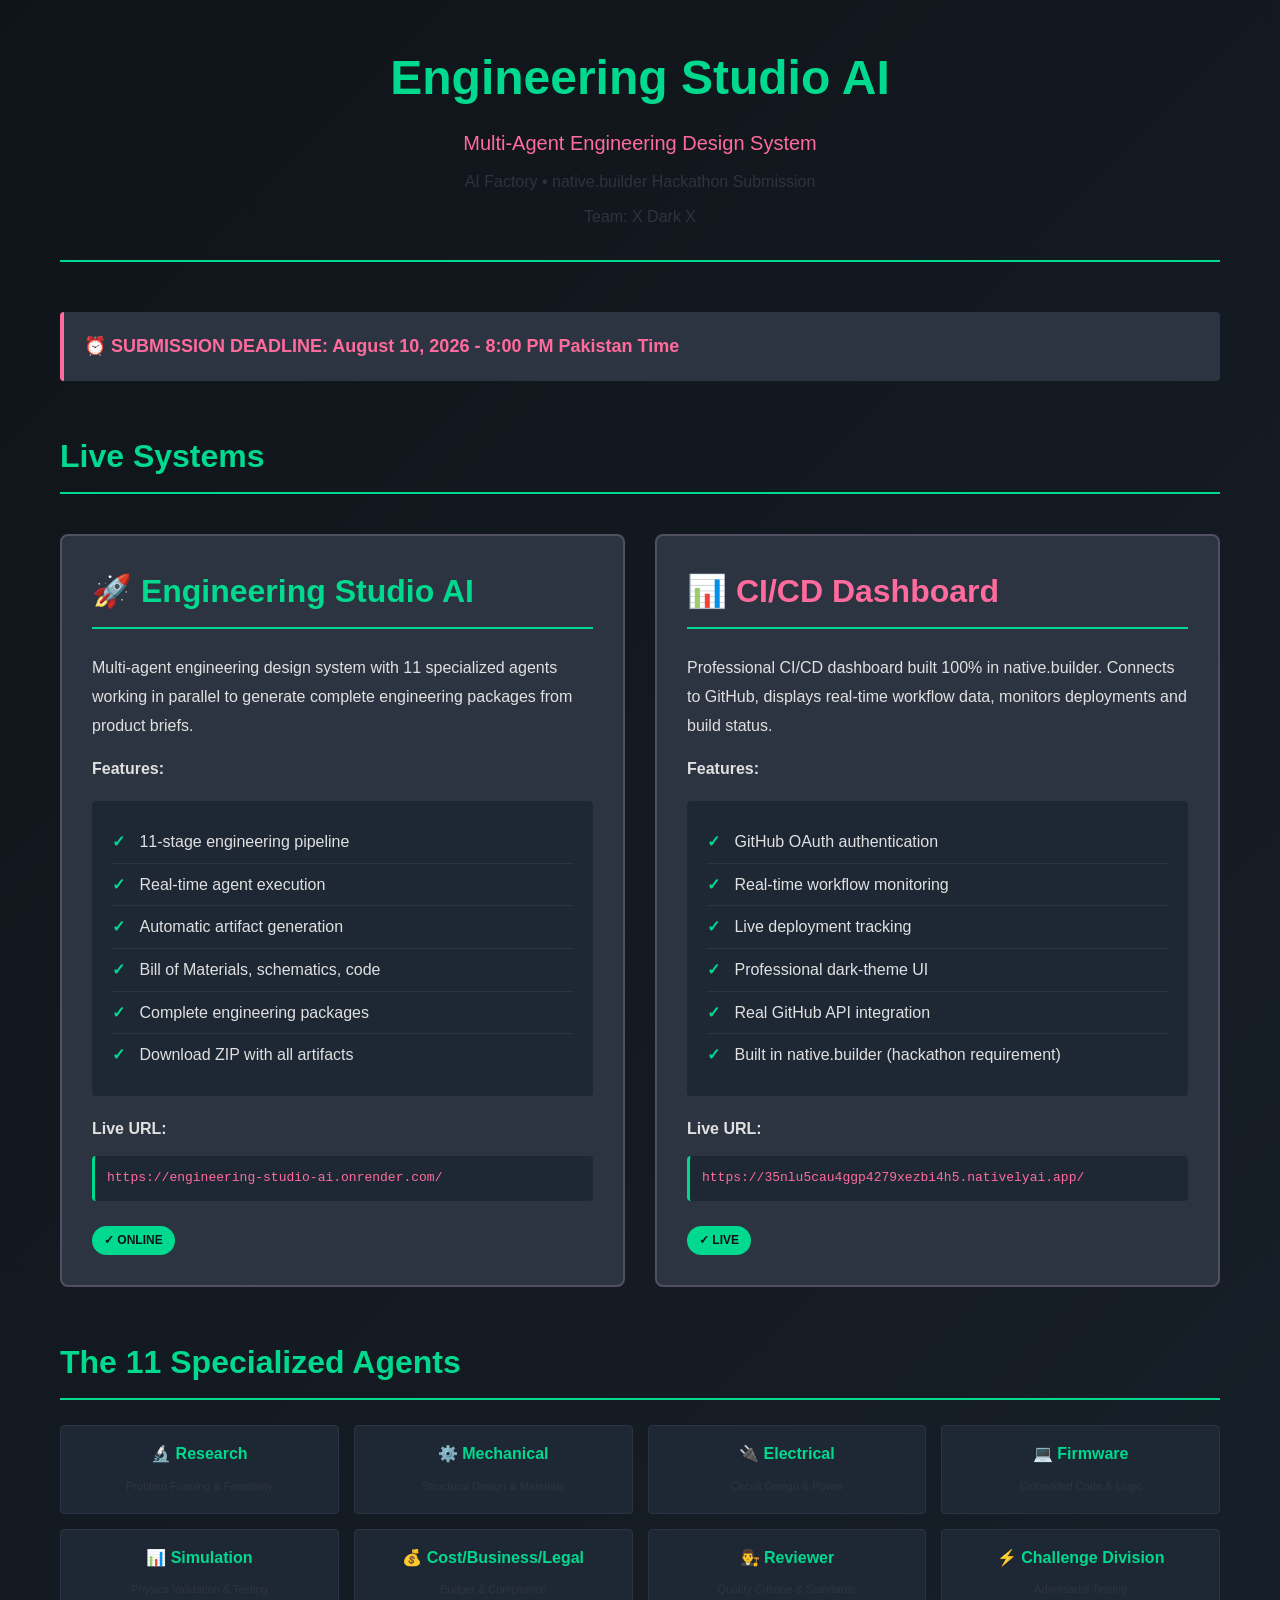
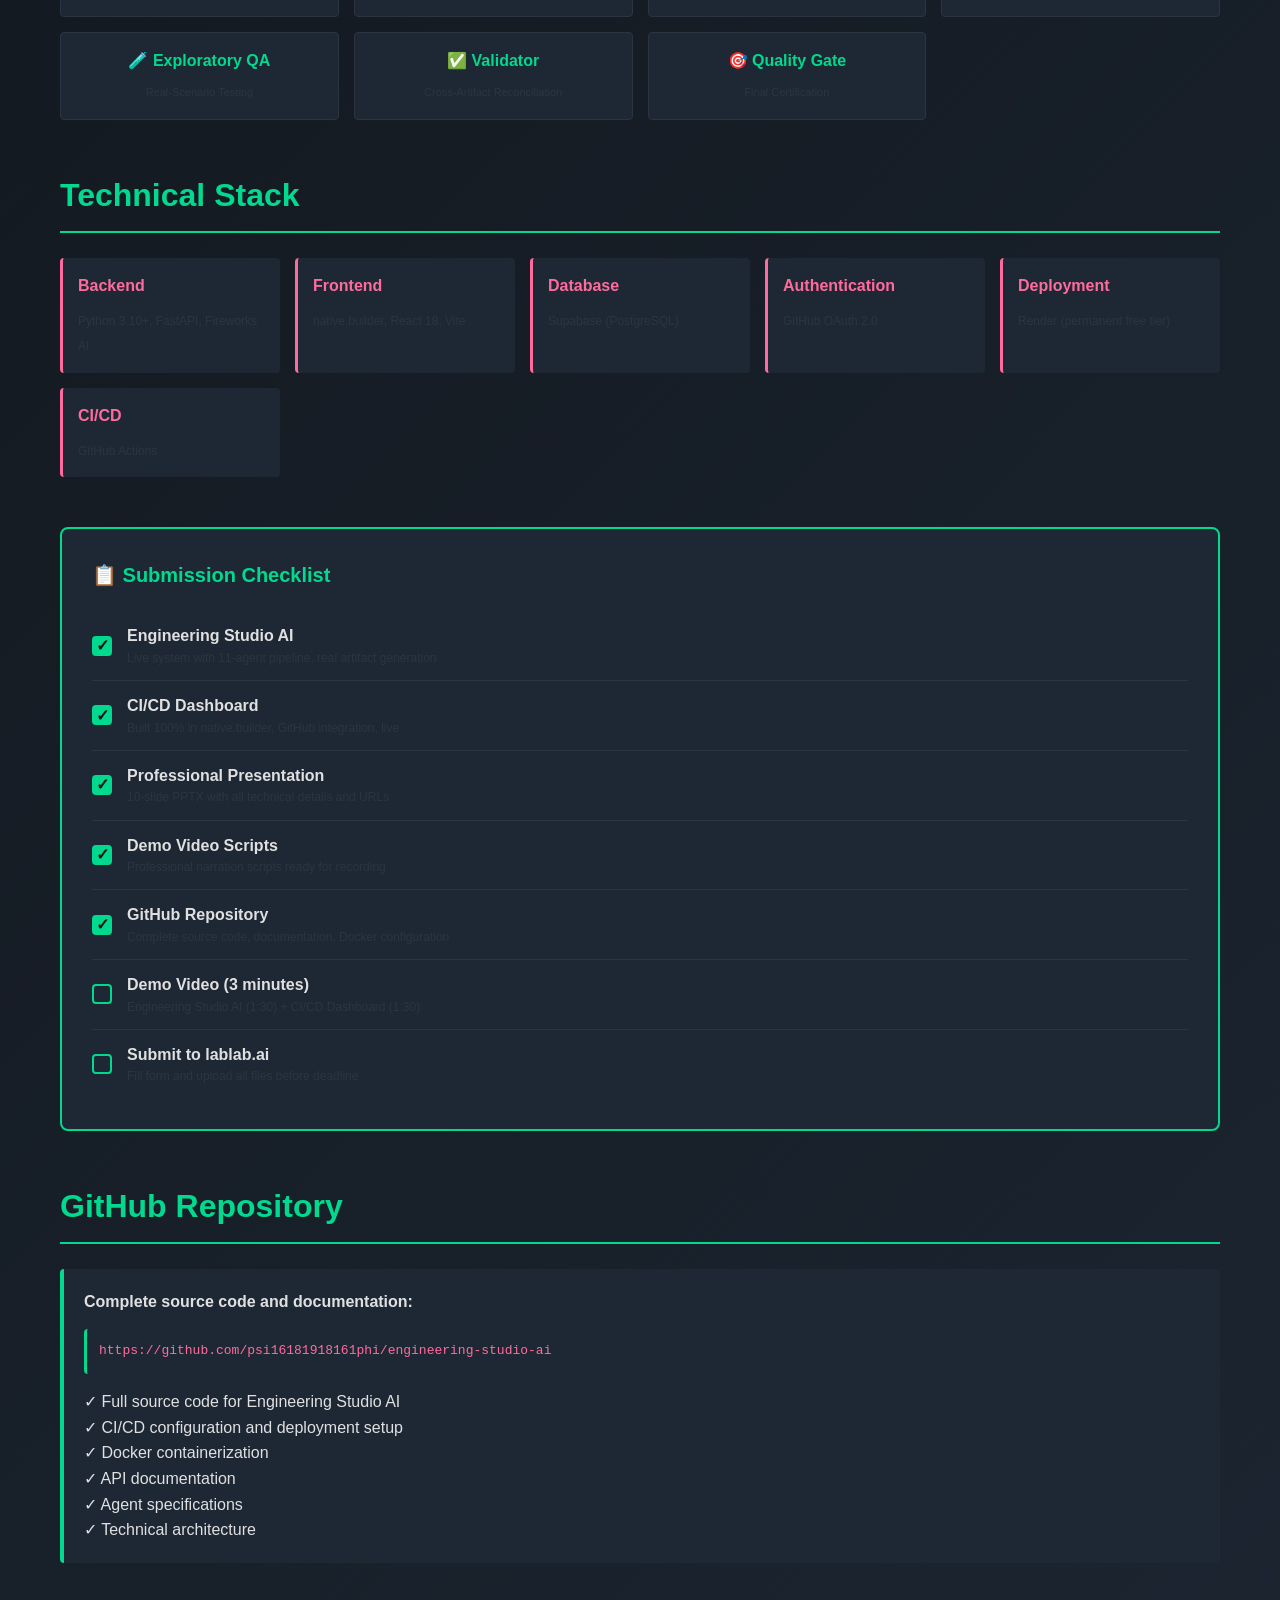
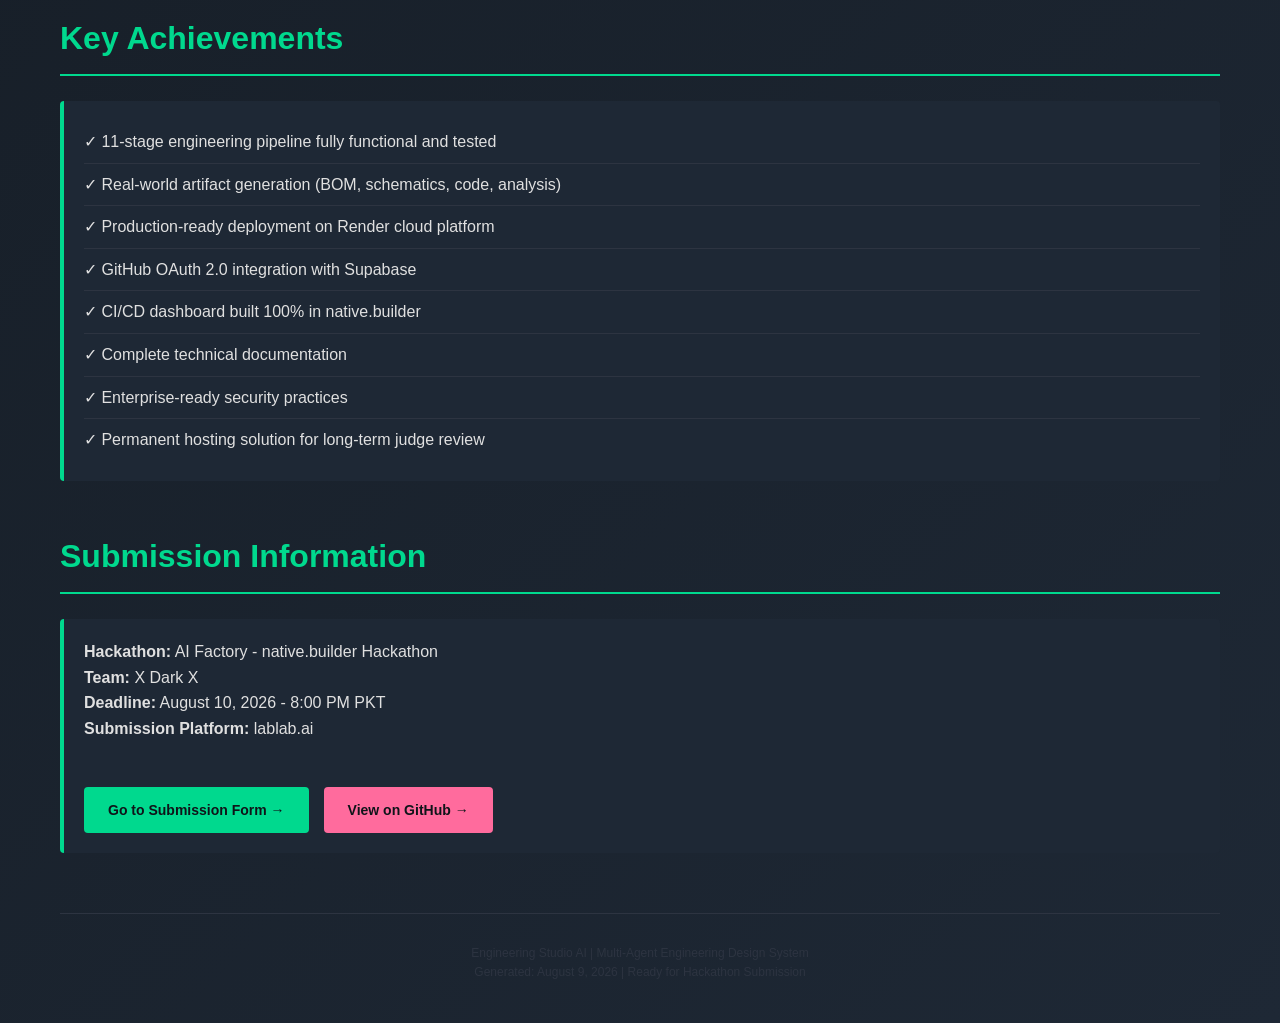
<file: LABLAB_AI_FACTORY_HACKATHON/SUBMISSION.html>
<!DOCTYPE html>
<html lang="en">
<head>
    <meta charset="UTF-8">
    <meta name="viewport" content="width=device-width, initial-scale=1.0">
    <title>Engineering Studio AI - Hackathon Submission</title>
    <style>
        * {
            margin: 0;
            padding: 0;
            box-sizing: border-box;
        }

        body {
            font-family: 'Arial', sans-serif;
            background: linear-gradient(135deg, #0F1419 0%, #1E2835 100%);
            color: #E0E0E0;
            line-height: 1.6;
        }

        .container {
            max-width: 1200px;
            margin: 0 auto;
            padding: 40px 20px;
        }

        header {
            text-align: center;
            margin-bottom: 50px;
            border-bottom: 2px solid #00D98E;
            padding-bottom: 30px;
        }

        h1 {
            font-size: 48px;
            color: #00D98E;
            margin-bottom: 10px;
            font-weight: bold;
        }

        .subtitle {
            font-size: 20px;
            color: #FF6B9D;
            margin-bottom: 5px;
        }

        .event-info {
            font-size: 16px;
            color: #2D3441;
            margin-top: 10px;
        }

        .deadline {
            background: #2D3441;
            border-left: 4px solid #FF6B9D;
            padding: 20px;
            margin: 30px 0;
            border-radius: 4px;
            font-size: 18px;
            font-weight: bold;
            color: #FF6B9D;
        }

        .grid {
            display: grid;
            grid-template-columns: repeat(auto-fit, minmax(500px, 1fr));
            gap: 30px;
            margin: 40px 0;
        }

        .card {
            background: #2D3441;
            border: 2px solid #505060;
            border-radius: 8px;
            padding: 30px;
            transition: all 0.3s ease;
        }

        .card:hover {
            border-color: #00D98E;
            box-shadow: 0 0 20px rgba(0, 217, 142, 0.3);
        }

        .card h2 {
            color: #00D98E;
            margin-bottom: 15px;
            font-size: 24px;
        }

        .card.cicd h2 {
            color: #FF6B9D;
        }

        .card p {
            margin-bottom: 15px;
            color: #E0E0E0;
            line-height: 1.8;
        }

        .status {
            display: inline-block;
            background: #00D98E;
            color: #0F1419;
            padding: 5px 12px;
            border-radius: 20px;
            font-size: 12px;
            font-weight: bold;
            margin-top: 10px;
        }

        .url {
            background: #1E2835;
            border-left: 3px solid #00D98E;
            padding: 12px;
            margin: 15px 0;
            border-radius: 4px;
            font-family: 'Courier New', monospace;
            font-size: 13px;
            word-break: break-all;
            color: #FF6B9D;
        }

        .features {
            background: #1E2835;
            border-radius: 4px;
            padding: 20px;
            margin: 20px 0;
        }

        .features ul {
            list-style: none;
            padding: 0;
        }

        .features li {
            padding: 8px 0;
            border-bottom: 1px solid #2D3441;
            color: #E0E0E0;
        }

        .features li:before {
            content: "✓ ";
            color: #00D98E;
            font-weight: bold;
            margin-right: 10px;
        }

        .features li:last-child {
            border-bottom: none;
        }

        .section {
            margin: 50px 0;
        }

        .section h2 {
            color: #00D98E;
            font-size: 32px;
            margin-bottom: 25px;
            border-bottom: 2px solid #00D98E;
            padding-bottom: 10px;
        }

        .agents-grid {
            display: grid;
            grid-template-columns: repeat(auto-fit, minmax(250px, 1fr));
            gap: 15px;
            margin: 20px 0;
        }

        .agent-card {
            background: #1E2835;
            border: 1px solid #2D3441;
            padding: 15px;
            border-radius: 4px;
            text-align: center;
        }

        .agent-card strong {
            color: #00D98E;
            display: block;
            margin-bottom: 5px;
        }

        .agent-card small {
            color: #2D3441;
            font-size: 11px;
        }

        .submission-checklist {
            background: #1E2835;
            border: 2px solid #00D98E;
            border-radius: 8px;
            padding: 30px;
            margin: 30px 0;
        }

        .submission-checklist h3 {
            color: #00D98E;
            margin-bottom: 20px;
            font-size: 20px;
        }

        .checklist-item {
            display: flex;
            align-items: center;
            padding: 12px 0;
            border-bottom: 1px solid #2D3441;
        }

        .checklist-item:last-child {
            border-bottom: none;
        }

        .checklist-item .checkbox {
            width: 20px;
            height: 20px;
            border: 2px solid #00D98E;
            border-radius: 4px;
            margin-right: 15px;
            display: flex;
            align-items: center;
            justify-content: center;
            flex-shrink: 0;
        }

        .checklist-item.complete .checkbox {
            background: #00D98E;
            color: #0F1419;
            font-weight: bold;
        }

        .checklist-item strong {
            color: #E0E0E0;
        }

        .stack-grid {
            display: grid;
            grid-template-columns: repeat(auto-fit, minmax(200px, 1fr));
            gap: 15px;
            margin: 20px 0;
        }

        .stack-item {
            background: #1E2835;
            border-left: 3px solid #FF6B9D;
            padding: 15px;
            border-radius: 4px;
        }

        .stack-item strong {
            display: block;
            color: #FF6B9D;
            margin-bottom: 8px;
        }

        .stack-item small {
            color: #2D3441;
            font-size: 12px;
        }

        footer {
            text-align: center;
            margin-top: 60px;
            padding-top: 30px;
            border-top: 1px solid #2D3441;
            color: #2D3441;
            font-size: 12px;
        }

        .button-group {
            display: flex;
            gap: 15px;
            margin-top: 20px;
            flex-wrap: wrap;
        }

        .btn {
            display: inline-block;
            padding: 12px 24px;
            border-radius: 4px;
            text-decoration: none;
            font-weight: bold;
            transition: all 0.3s ease;
            cursor: pointer;
            border: none;
            font-size: 14px;
        }

        .btn-primary {
            background: #00D98E;
            color: #0F1419;
        }

        .btn-primary:hover {
            background: #00B86B;
            transform: translateY(-2px);
            box-shadow: 0 5px 15px rgba(0, 217, 142, 0.3);
        }

        .btn-secondary {
            background: #FF6B9D;
            color: #0F1419;
        }

        .btn-secondary:hover {
            background: #FF4D7D;
            transform: translateY(-2px);
            box-shadow: 0 5px 15px rgba(255, 107, 157, 0.3);
        }

        .info-box {
            background: #1E2835;
            border-left: 4px solid #00D98E;
            padding: 20px;
            margin: 20px 0;
            border-radius: 4px;
        }

        @media (max-width: 768px) {
            .grid {
                grid-template-columns: 1fr;
            }

            h1 {
                font-size: 32px;
            }

            .section h2 {
                font-size: 24px;
            }
        }
    </style>
</head>
<body>
    <div class="container">
        <!-- HEADER -->
        <header>
            <h1>Engineering Studio AI</h1>
            <p class="subtitle">Multi-Agent Engineering Design System</p>
            <p class="event-info">AI Factory • native.builder Hackathon Submission</p>
            <p class="event-info">Team: X Dark X</p>
        </header>

        <!-- DEADLINE -->
        <div class="deadline">
            ⏰ SUBMISSION DEADLINE: August 10, 2026 - 8:00 PM Pakistan Time
        </div>

        <!-- MAIN PRODUCTS -->
        <section class="section">
            <h2>Live Systems</h2>
            <div class="grid">
                <!-- Engineering Studio AI -->
                <div class="card">
                    <h2>🚀 Engineering Studio AI</h2>
                    <p>Multi-agent engineering design system with 11 specialized agents working in parallel to generate complete engineering packages from product briefs.</p>

                    <strong>Features:</strong>
                    <div class="features">
                        <ul>
                            <li>11-stage engineering pipeline</li>
                            <li>Real-time agent execution</li>
                            <li>Automatic artifact generation</li>
                            <li>Bill of Materials, schematics, code</li>
                            <li>Complete engineering packages</li>
                            <li>Download ZIP with all artifacts</li>
                        </ul>
                    </div>

                    <strong>Live URL:</strong>
                    <div class="url">https://engineering-studio-ai.onrender.com/</div>

                    <span class="status">✓ ONLINE</span>
                </div>

                <!-- CI/CD Dashboard -->
                <div class="card cicd">
                    <h2>📊 CI/CD Dashboard</h2>
                    <p>Professional CI/CD dashboard built 100% in native.builder. Connects to GitHub, displays real-time workflow data, monitors deployments and build status.</p>

                    <strong>Features:</strong>
                    <div class="features">
                        <ul>
                            <li>GitHub OAuth authentication</li>
                            <li>Real-time workflow monitoring</li>
                            <li>Live deployment tracking</li>
                            <li>Professional dark-theme UI</li>
                            <li>Real GitHub API integration</li>
                            <li>Built in native.builder (hackathon requirement)</li>
                        </ul>
                    </div>

                    <strong>Live URL:</strong>
                    <div class="url">https://35nlu5cau4ggp4279xezbi4h5.nativelyai.app/</div>

                    <span class="status">✓ LIVE</span>
                </div>
            </div>
        </section>

        <!-- THE 11 AGENTS -->
        <section class="section">
            <h2>The 11 Specialized Agents</h2>
            <div class="agents-grid">
                <div class="agent-card">
                    <strong>🔬 Research</strong>
                    <small>Problem Framing & Feasibility</small>
                </div>
                <div class="agent-card">
                    <strong>⚙️ Mechanical</strong>
                    <small>Structural Design & Materials</small>
                </div>
                <div class="agent-card">
                    <strong>🔌 Electrical</strong>
                    <small>Circuit Design & Power</small>
                </div>
                <div class="agent-card">
                    <strong>💻 Firmware</strong>
                    <small>Embedded Code & Logic</small>
                </div>
                <div class="agent-card">
                    <strong>📊 Simulation</strong>
                    <small>Physics Validation & Testing</small>
                </div>
                <div class="agent-card">
                    <strong>💰 Cost/Business/Legal</strong>
                    <small>Budget & Compliance</small>
                </div>
                <div class="agent-card">
                    <strong>👨‍⚖️ Reviewer</strong>
                    <small>Quality Critique & Standards</small>
                </div>
                <div class="agent-card">
                    <strong>⚡ Challenge Division</strong>
                    <small>Adversarial Testing</small>
                </div>
                <div class="agent-card">
                    <strong>🧪 Exploratory QA</strong>
                    <small>Real-Scenario Testing</small>
                </div>
                <div class="agent-card">
                    <strong>✅ Validator</strong>
                    <small>Cross-Artifact Reconciliation</small>
                </div>
                <div class="agent-card">
                    <strong>🎯 Quality Gate</strong>
                    <small>Final Certification</small>
                </div>
            </div>
        </section>

        <!-- TECHNICAL STACK -->
        <section class="section">
            <h2>Technical Stack</h2>
            <div class="stack-grid">
                <div class="stack-item">
                    <strong>Backend</strong>
                    <small>Python 3.10+, FastAPI, Fireworks AI</small>
                </div>
                <div class="stack-item">
                    <strong>Frontend</strong>
                    <small>native.builder, React 18, Vite</small>
                </div>
                <div class="stack-item">
                    <strong>Database</strong>
                    <small>Supabase (PostgreSQL)</small>
                </div>
                <div class="stack-item">
                    <strong>Authentication</strong>
                    <small>GitHub OAuth 2.0</small>
                </div>
                <div class="stack-item">
                    <strong>Deployment</strong>
                    <small>Render (permanent free tier)</small>
                </div>
                <div class="stack-item">
                    <strong>CI/CD</strong>
                    <small>GitHub Actions</small>
                </div>
            </div>
        </section>

        <!-- SUBMISSION CHECKLIST -->
        <section class="section">
            <div class="submission-checklist">
                <h3>📋 Submission Checklist</h3>

                <div class="checklist-item complete">
                    <div class="checkbox">✓</div>
                    <div>
                        <strong>Engineering Studio AI</strong>
                        <p style="margin: 0; font-size: 12px; color: #2D3441;">Live system with 11-agent pipeline, real artifact generation</p>
                    </div>
                </div>

                <div class="checklist-item complete">
                    <div class="checkbox">✓</div>
                    <div>
                        <strong>CI/CD Dashboard</strong>
                        <p style="margin: 0; font-size: 12px; color: #2D3441;">Built 100% in native.builder, GitHub integration, live</p>
                    </div>
                </div>

                <div class="checklist-item complete">
                    <div class="checkbox">✓</div>
                    <div>
                        <strong>Professional Presentation</strong>
                        <p style="margin: 0; font-size: 12px; color: #2D3441;">10-slide PPTX with all technical details and URLs</p>
                    </div>
                </div>

                <div class="checklist-item complete">
                    <div class="checkbox">✓</div>
                    <div>
                        <strong>Demo Video Scripts</strong>
                        <p style="margin: 0; font-size: 12px; color: #2D3441;">Professional narration scripts ready for recording</p>
                    </div>
                </div>

                <div class="checklist-item complete">
                    <div class="checkbox">✓</div>
                    <div>
                        <strong>GitHub Repository</strong>
                        <p style="margin: 0; font-size: 12px; color: #2D3441;">Complete source code, documentation, Docker configuration</p>
                    </div>
                </div>

                <div class="checklist-item">
                    <div class="checkbox"></div>
                    <div>
                        <strong>Demo Video (3 minutes)</strong>
                        <p style="margin: 0; font-size: 12px; color: #2D3441;">Engineering Studio AI (1:30) + CI/CD Dashboard (1:30)</p>
                    </div>
                </div>

                <div class="checklist-item">
                    <div class="checkbox"></div>
                    <div>
                        <strong>Submit to lablab.ai</strong>
                        <p style="margin: 0; font-size: 12px; color: #2D3441;">Fill form and upload all files before deadline</p>
                    </div>
                </div>
            </div>
        </section>

        <!-- GitHub Repository -->
        <section class="section">
            <h2>GitHub Repository</h2>
            <div class="info-box">
                <strong>Complete source code and documentation:</strong>
                <div class="url">https://github.com/psi16181918161phi/engineering-studio-ai</div>
                <p style="margin-top: 15px; color: #E0E0E0;">
                    ✓ Full source code for Engineering Studio AI<br/>
                    ✓ CI/CD configuration and deployment setup<br/>
                    ✓ Docker containerization<br/>
                    ✓ API documentation<br/>
                    ✓ Agent specifications<br/>
                    ✓ Technical architecture
                </p>
            </div>
        </section>

        <!-- KEY ACHIEVEMENTS -->
        <section class="section">
            <h2>Key Achievements</h2>
            <div class="info-box">
                <ul style="list-style: none;">
                    <li style="padding: 8px 0; border-bottom: 1px solid #2D3441;">✓ 11-stage engineering pipeline fully functional and tested</li>
                    <li style="padding: 8px 0; border-bottom: 1px solid #2D3441;">✓ Real-world artifact generation (BOM, schematics, code, analysis)</li>
                    <li style="padding: 8px 0; border-bottom: 1px solid #2D3441;">✓ Production-ready deployment on Render cloud platform</li>
                    <li style="padding: 8px 0; border-bottom: 1px solid #2D3441;">✓ GitHub OAuth 2.0 integration with Supabase</li>
                    <li style="padding: 8px 0; border-bottom: 1px solid #2D3441;">✓ CI/CD dashboard built 100% in native.builder</li>
                    <li style="padding: 8px 0; border-bottom: 1px solid #2D3441;">✓ Complete technical documentation</li>
                    <li style="padding: 8px 0; border-bottom: 1px solid #2D3441;">✓ Enterprise-ready security practices</li>
                    <li style="padding: 8px 0;">✓ Permanent hosting solution for long-term judge review</li>
                </ul>
            </div>
        </section>

        <!-- SUBMISSION INFO -->
        <section class="section">
            <h2>Submission Information</h2>
            <div class="info-box">
                <strong>Hackathon:</strong> AI Factory - native.builder Hackathon<br/>
                <strong>Team:</strong> X Dark X<br/>
                <strong>Deadline:</strong> August 10, 2026 - 8:00 PM PKT<br/>
                <strong>Submission Platform:</strong> lablab.ai<br/>
                <br/>
                <div class="button-group">
                    <a href="https://lablab.ai/ai-hackathons/nativebuilder-build-without-limits/x-dark-x/submission" class="btn btn-primary">Go to Submission Form →</a>
                    <a href="https://github.com/psi16181918161phi/engineering-studio-ai" class="btn btn-secondary">View on GitHub →</a>
                </div>
            </div>
        </section>

        <!-- FOOTER -->
        <footer>
            <p>Engineering Studio AI | Multi-Agent Engineering Design System</p>
            <p>Generated: August 9, 2026 | Ready for Hackathon Submission</p>
        </footer>
    </div>
</body>
</html>
</file>
